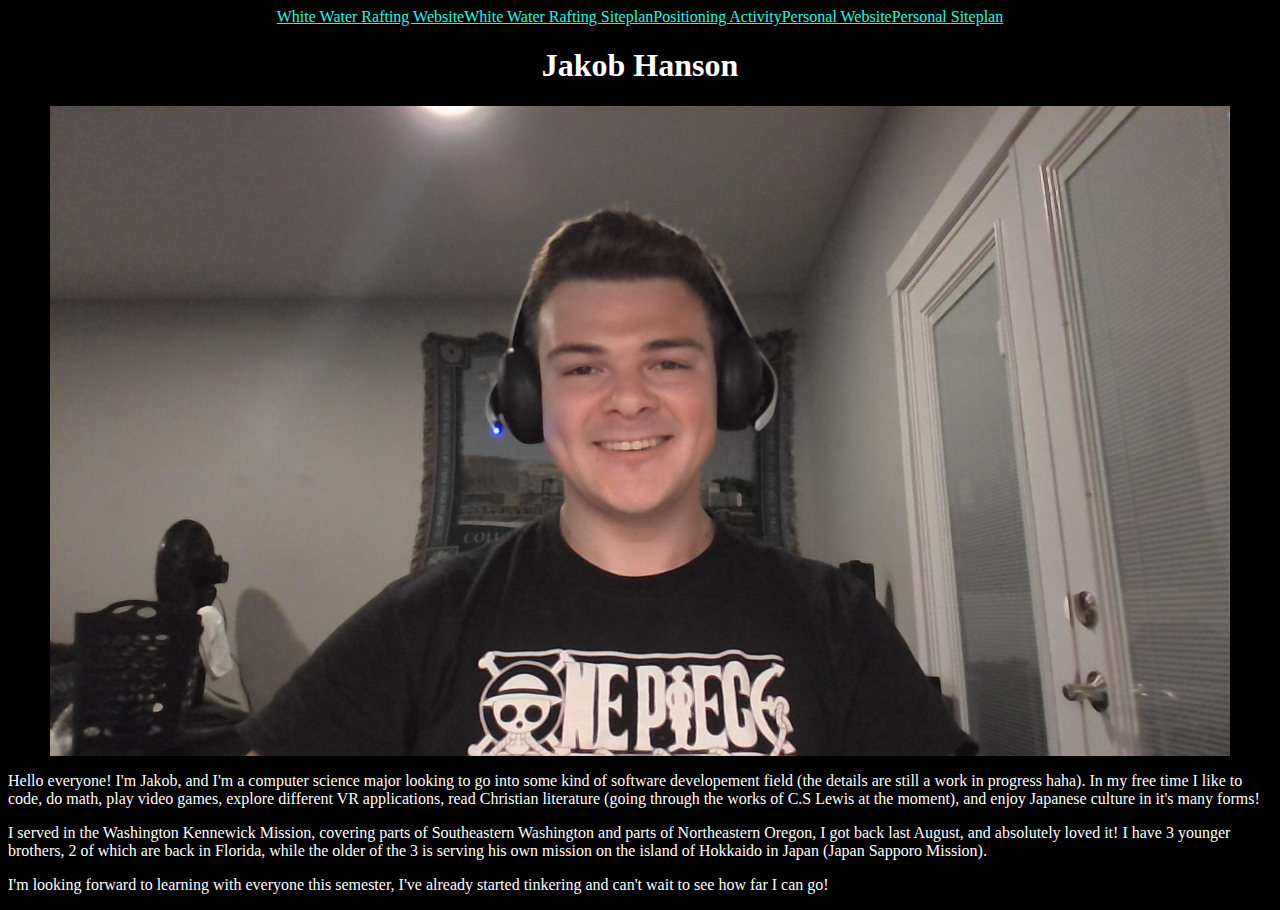
<file: aboutme/index.html>
<!DOCTYPE html>
<html lang="en">
<head>
    <meta charset="UTF-8">
    <meta name="viewport" content="width=device-width, initial-scale=1.0">
    <title>Jakob Hanson | WDD130 | Home</title>
    <link rel = "stylesheet" href = "styles/homeStyle.css"/>

    <style>
        a:link {
          color: #17fde4;
          background-color: transparent;
          text-decoration: underline;
        }
        /* a:visited {
          color: #17fde4;
          background-color: transparent;
          text-decoration: none;
        }
        a:hover {
          color: green;
          background-color: transparent;
          text-decoration: underline;
        }
        a:active {
          color: yellow;
          background-color: transparent;
          text-decoration: underline;
        } */
    </style>
</head>
<body>
    <nav style="display: flex; flex-direction: row; align-items: center; justify-content: center;">
        <a href="wwr/index.html">White Water Rafting Website</a>
        <a href="wwr/site-plan-rafting.html">White Water Rafting Siteplan</a>
        <a href="positioning.html">Positioning Activity</a>
        <a href="#">Personal Website</a>
        <a href="#">Personal Siteplan</a>
    </nav>
    <h1 style="display: flex; flex-direction: row; align-items: center; justify-content: center;">Jakob Hanson</h1>
    <div style="display: flex; flex-direction: row; align-items: center; justify-content: center;">
        <img src = "images/GTK_Pic.jpg" alt="Image of me" width= "1180px" height = "650px">
    </div>
    <p>Hello everyone! I'm Jakob, and I'm a computer science major looking to go into some kind of software developement field (the details are still a work in progress haha). In my free time I like to code, do math, play video games, explore different VR applications, read Christian literature (going through the works of C.S Lewis at the moment), and enjoy Japanese culture in it's many forms!</p>
    <p>I served in the Washington Kennewick Mission, covering parts of Southeastern Washington and parts of Northeastern Oregon, I got back last August, and absolutely loved it! I have 3 younger brothers, 2 of which are back in Florida, while the older of the 3 is serving his own mission on the island of Hokkaido in Japan (Japan Sapporo Mission).</p>
    <p>I'm looking forward to learning with everyone this semester, I've already started tinkering and can't wait to see how far I can go!</p>
</body>
</html>
</file>
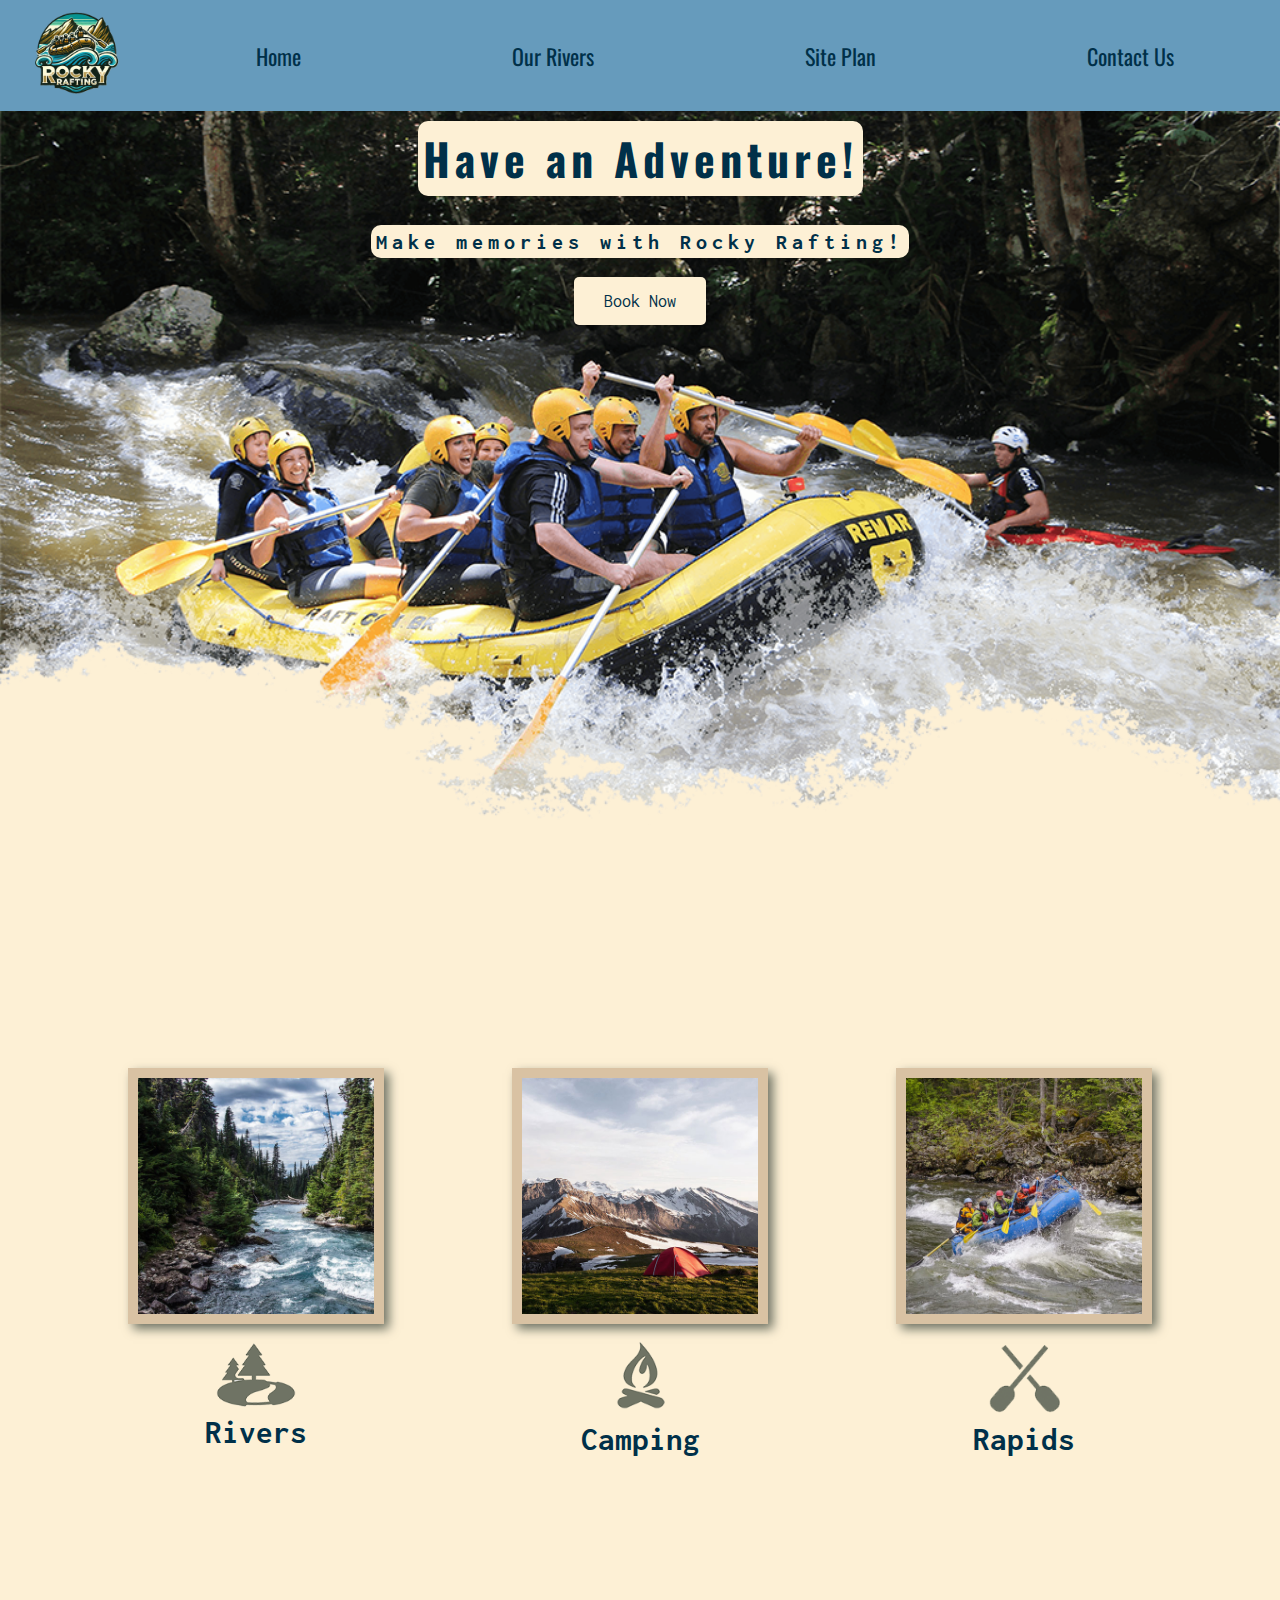
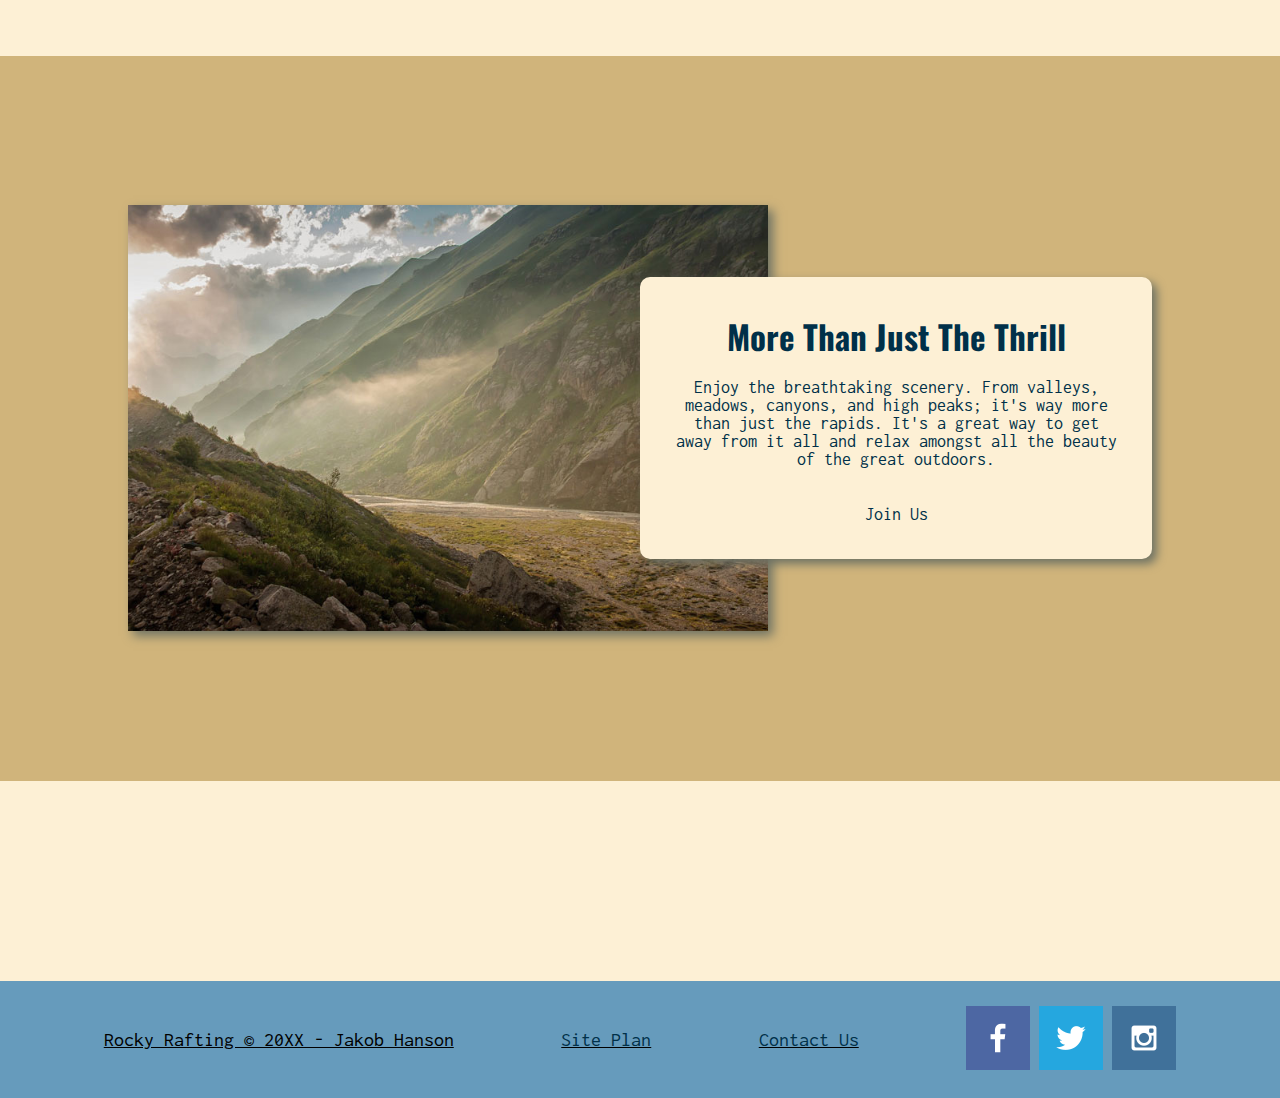
<file: wwr/index.html>
<!DOCTYPE html>
<html lang="en">
<head>
    <meta charset="UTF-8">
    <meta name="viewport" content="width=device-width, initial-scale=1.0">
    <title>Our Rivers</title>

    <link rel="stylesheet" href="styles/style.css">
</head>
<body>
    <div id="content">
        <header>
            <a id="logo_link" href="index.html">
                <img class="logo" src="images/Rocky-Rafting-logo.png" alt="Rocky Rafting Logo" style="height: 100px; width: 100px;">
            </a>
            <nav>
                <a href="index.html">Home</a>
                <a href="rivers.html">Our Rivers</a>
                <a href="site-plan-rafting.html">Site Plan</a>
                <a href="contactus.html">Contact Us</a>
            </nav>
        </header>
        <div id="hero">
            <div id="hero-box">
                <img id="hero-img" src="images/hero.png" alt="People enjoying Rafting">
            </div>
            <section id="hero-msg">
                <h1 class="home-title">Have an Adventure!</h1>
                <h4>Make memories with Rocky Rafting!</h4>
                <div class="button-box">
                    <a class="book" href="contactus.html">Book Now</a>
                </div>
            </section>
        </div>
        <main class="home-grid">
            <section class="rivers-card">
                <img class="card-img" src="images/rivers.jpg" alt="River in a forest">
                <img class="icon" src="images/river_icon.png" alt="River icon">
                <h2>Rivers</h2>
            </section>
            <section class="camping-card">
                <img class="card-img" src="images/camping.jpg" alt="Tent in the mountains">
                <img class="icon" src="images/fire_icon.png" alt="fire icon">
                <h2>Camping</h2>
            </section>
            <section class="rapids-card">
                <img class="card-img" src="images/rapids.jpg" alt="Rafting boat">
                <img class="icon" src="images/oars.png" alt="oars icon">
                <h2>Rapids</h2>
            </section>
            <div id="background"></div>
            <img class="mountains" src="images/mountains.jpg" alt="Misty mountains">
            <section class="msg">
                <h2>More Than Just The Thrill</h2>
                <p>Enjoy the breathtaking scenery. From valleys, meadows, canyons, and high peaks; it's way more than just the rapids. It's a great way to get away from it all and relax amongst all the beauty of the great outdoors.</p>
                <a class="join" href="rivers.html">Join Us</a>
            </section>
        </main>
        <footer>
            <p>Rocky Rafting &copy; 20XX - Jakob Hanson</p>
            <p><a href="site-plan-rafting.html">Site Plan</a></p>
            <p><a href="contactus.html">Contact Us</a></p>
            <div class="social">
                <a href="https://facebook.com" target="_blank">
                    <img src="images/facebook.png" alt="fb icon">
                </a>
                <a href="https://twitter.com" target="_blank">
                    <img src="images/twitter.png" alt="twitter icon">
                </a>
                <a href="https://instagram.com" target="_blank">
                    <img src="images/instagram.png" alt="instagram icon">
                </a>
            </div>
        </footer>
    </div>
</body>
</html>
</file>
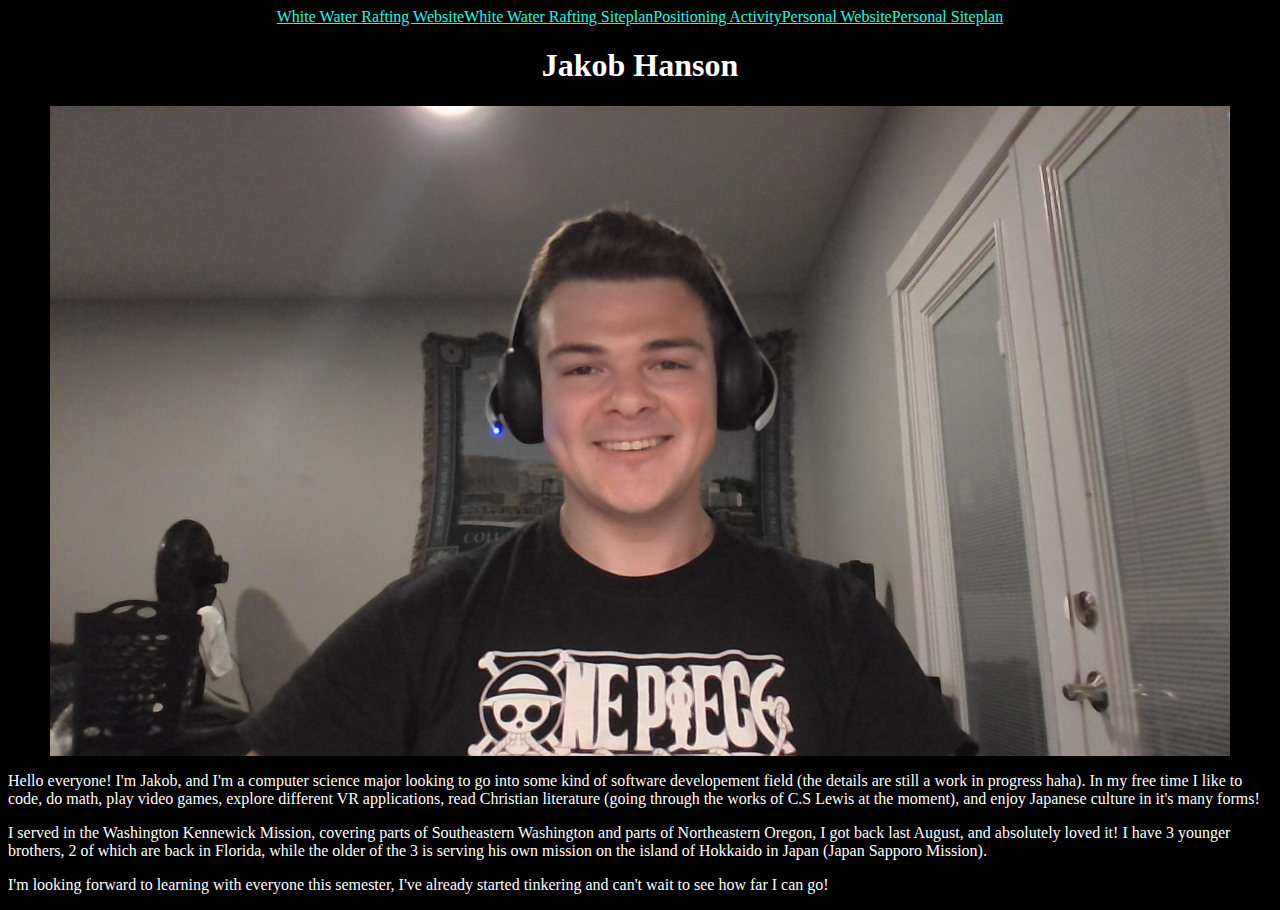
<file: aboutme/wdd_home.html>
<!DOCTYPE html>
<html lang="en">
<head>
    <meta charset="UTF-8">
    <meta name="viewport" content="width=device-width, initial-scale=1.0">
    <title>Jakob Hanson | WDD130 | Home</title>
    <link rel = "stylesheet" href = "homeStyle.css"/>

    <style>
        a:link {
          color: #17fde4;
          background-color: transparent;
          text-decoration: underline;
        }
        /* a:visited {
          color: #17fde4;
          background-color: transparent;
          text-decoration: none;
        }
        a:hover {
          color: green;
          background-color: transparent;
          text-decoration: underline;
        }
        a:active {
          color: yellow;
          background-color: transparent;
          text-decoration: underline;
        } */
    </style>
</head>
<body>
    <nav style="display: flex; flex-direction: row; align-items: center; justify-content: center;">
        <a href="wwr/index.html">White Water Rafting Website</a>
        <a href="wwr/site-plan-rafting.html">White Water Rafting Siteplan</a>
        <a href="positioning.html">Positioning Activity</a>
        <a href="#">Personal Website</a>
        <a href="#">Personal Siteplan</a>
    </nav>
    <h1 style="display: flex; flex-direction: row; align-items: center; justify-content: center;">Jakob Hanson</h1>
    <div style="display: flex; flex-direction: row; align-items: center; justify-content: center;">
        <img src = "GTK_Pic.jpg" alt="Image of me" width= "1180px" height = "650px">
    </div>
    <p>Hello everyone! I'm Jakob, and I'm a computer science major looking to go into some kind of software developement field (the details are still a work in progress haha). In my free time I like to code, do math, play video games, explore different VR applications, read Christian literature (going through the works of C.S Lewis at the moment), and enjoy Japanese culture in it's many forms!</p>
    <p>I served in the Washington Kennewick Mission, covering parts of Southeastern Washington and parts of Northeastern Oregon, I got back last August, and absolutely loved it! I have 3 younger brothers, 2 of which are back in Florida, while the older of the 3 is serving his own mission on the island of Hokkaido in Japan (Japan Sapporo Mission).</p>
    <p>I'm looking forward to learning with everyone this semester, I've already started tinkering and can't wait to see how far I can go!</p>
</body>
</html>
</file>
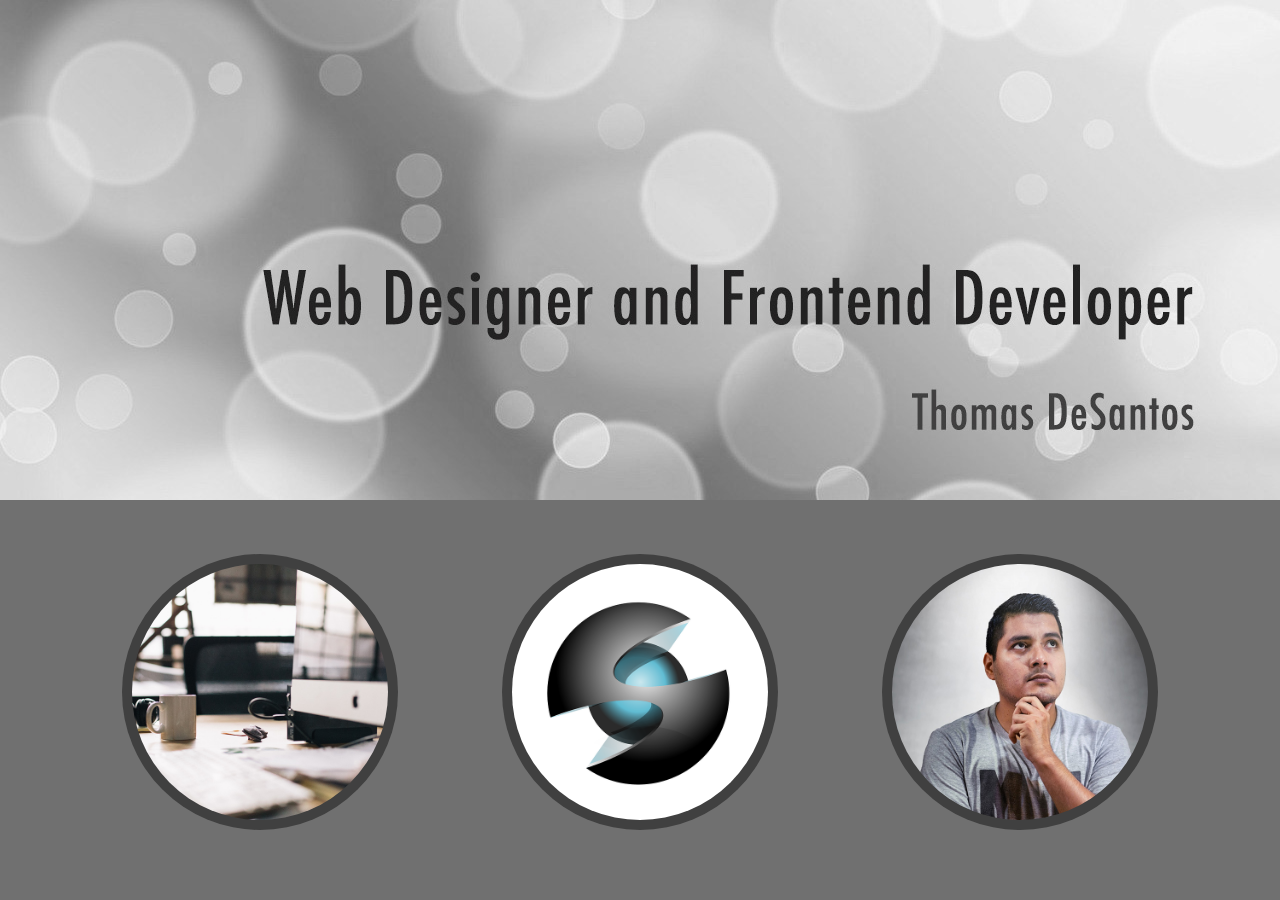
<file: ice/w05_ice.html>
<!DOCTYPE html>
<html lang="en">
<head>
    <meta charset="UTF-8">
    <meta name="viewport" content="width=device-width, initial-scale=1.0">
    <title>W05 Ice Challenge</title>

    <link rel = "stylesheet" href = "styles/w05_style.css">
</head>
<body>
    <main>
        <section>
            <img class="banner" src="images/w05_circles.jpg" alt="circles banner">
        </section>
        <section class="bottom">
            <img class="circle_image" src="images/w05_ice_image_desk.jpg">
            <img class="circle_image" src="images/w05_ice_image_graphic.png">
            <img class="circle_image" src="images/w05_ice_image_person.jpg">
        </section>
    </main>
</body>
</html>
</file>
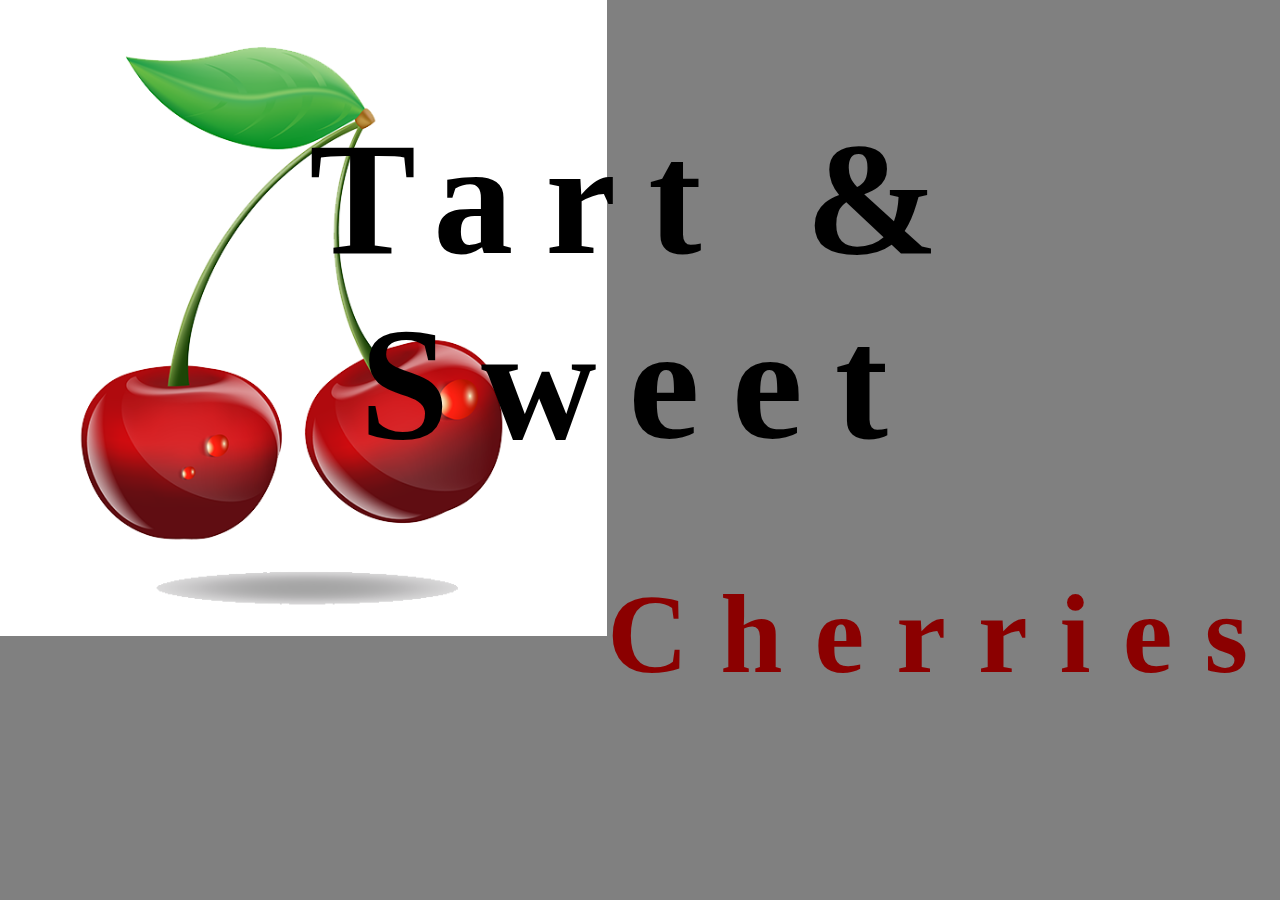
<file: ice/w06_ice.html>
<!DOCTYPE html>
<html lang="en">
<head>
    <meta charset="UTF-8">
    <meta name="viewport" content="width=device-width, initial-scale=1.0">
    <title>Document</title>

    <link rel = "stylesheet" href = "styles/w06_style.css">
</head>
<body>
    <div class="grid">
        <img src="images/w06_cherries.png">
        <h1>Tart & Sweet</h1>
        <h2>Cherries</h2>
    </div>
</body>
</html>
</file>
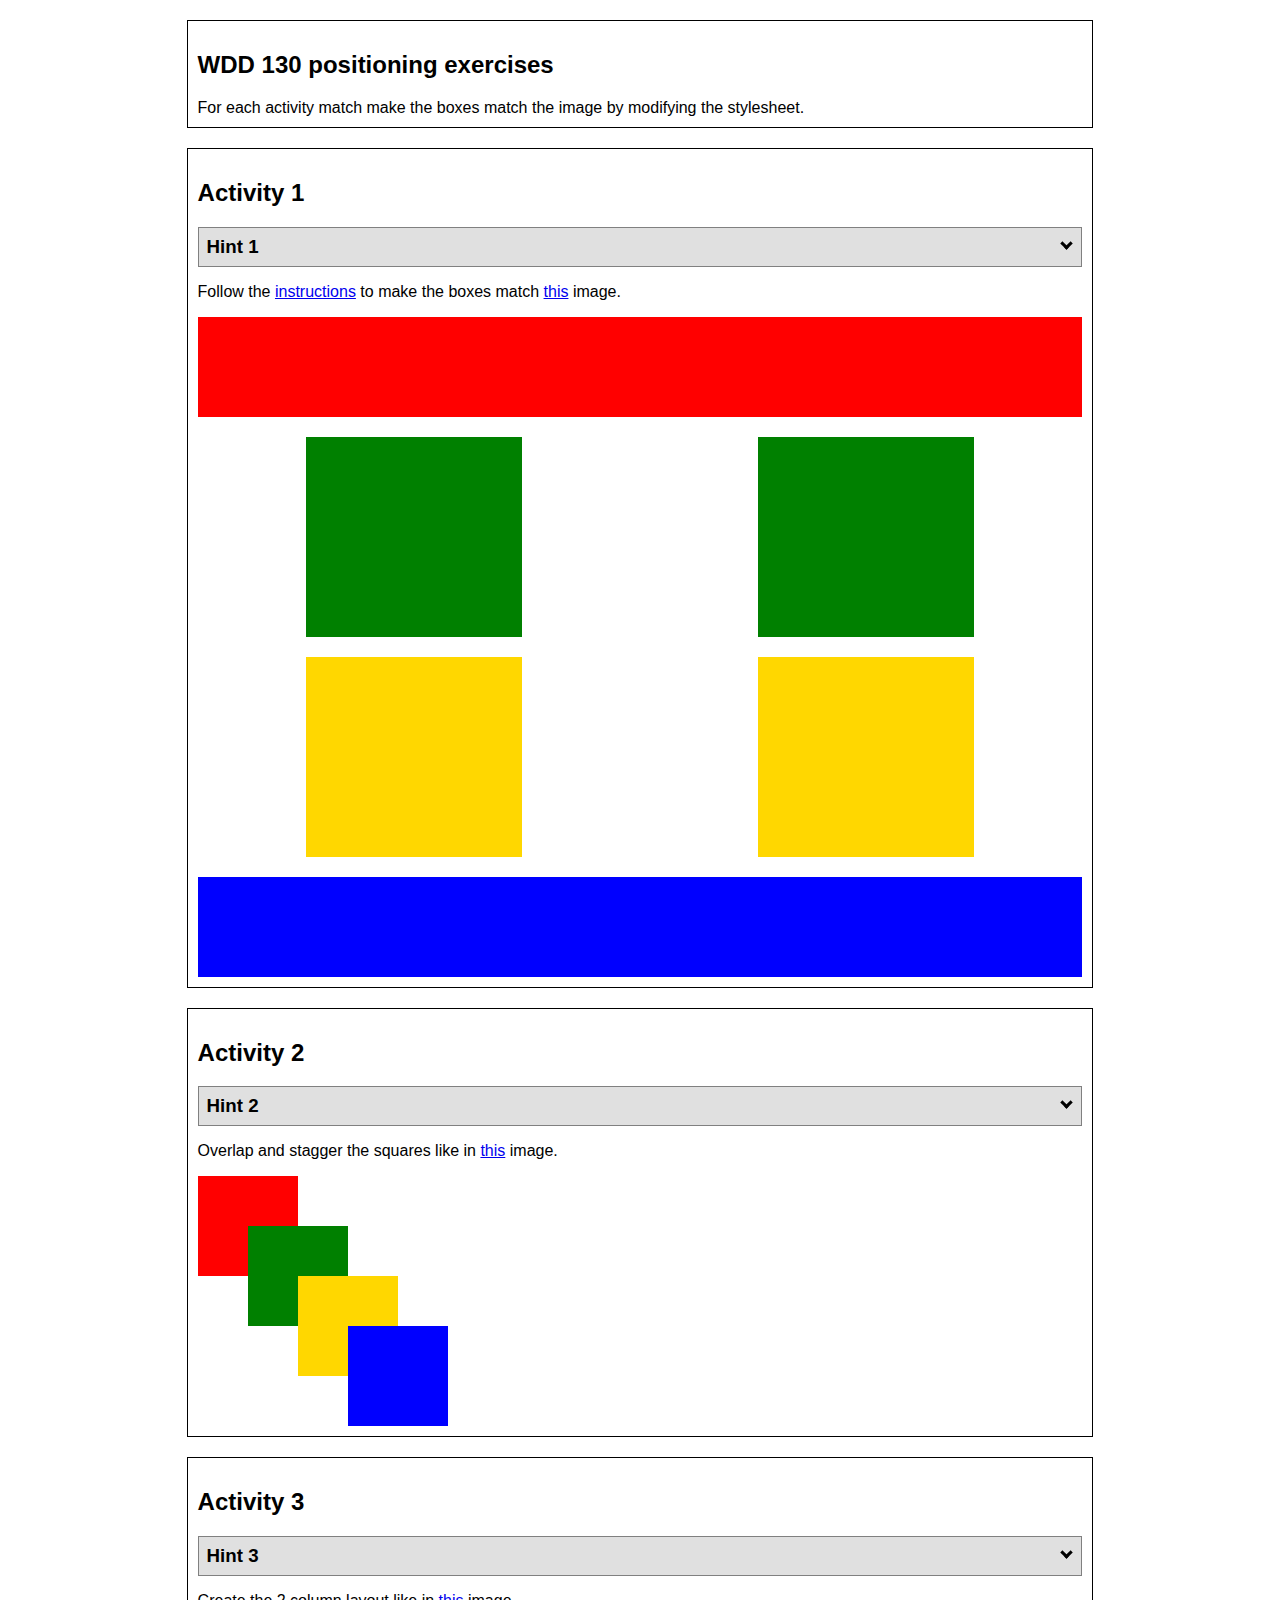
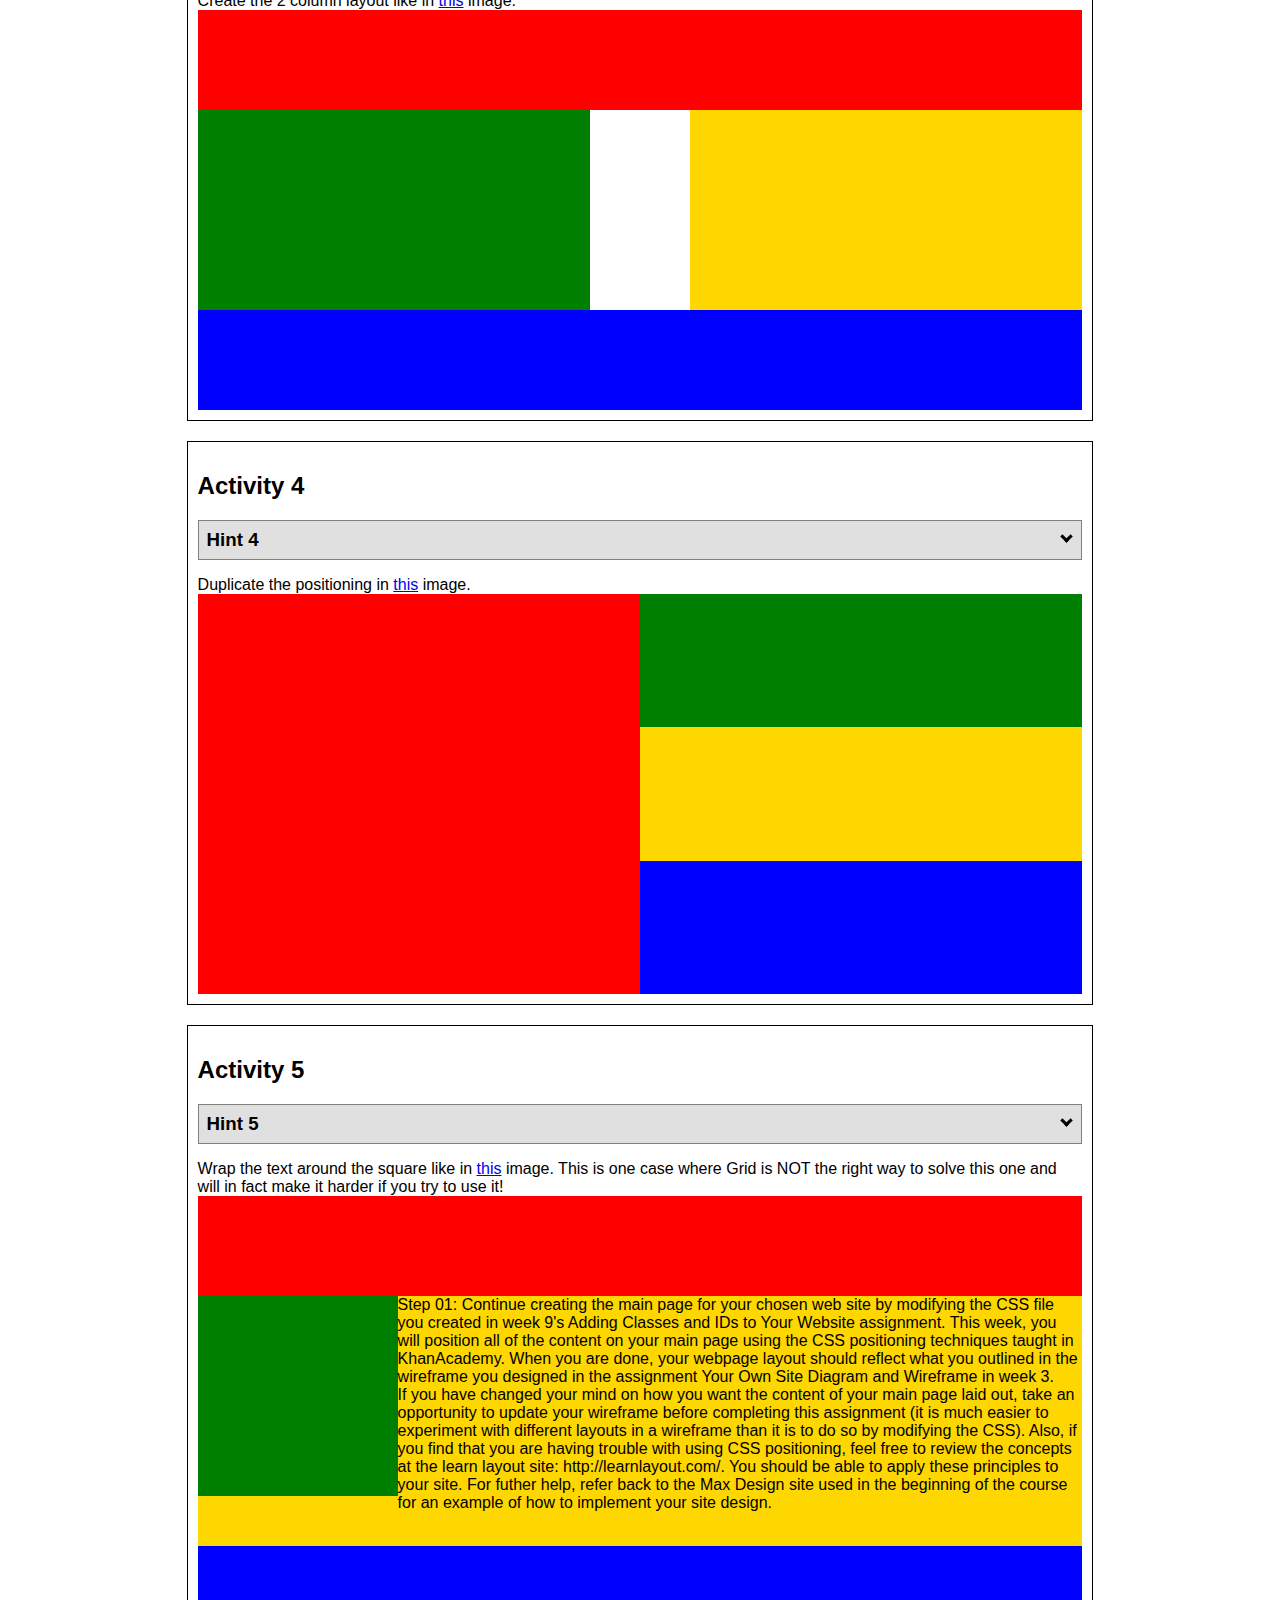
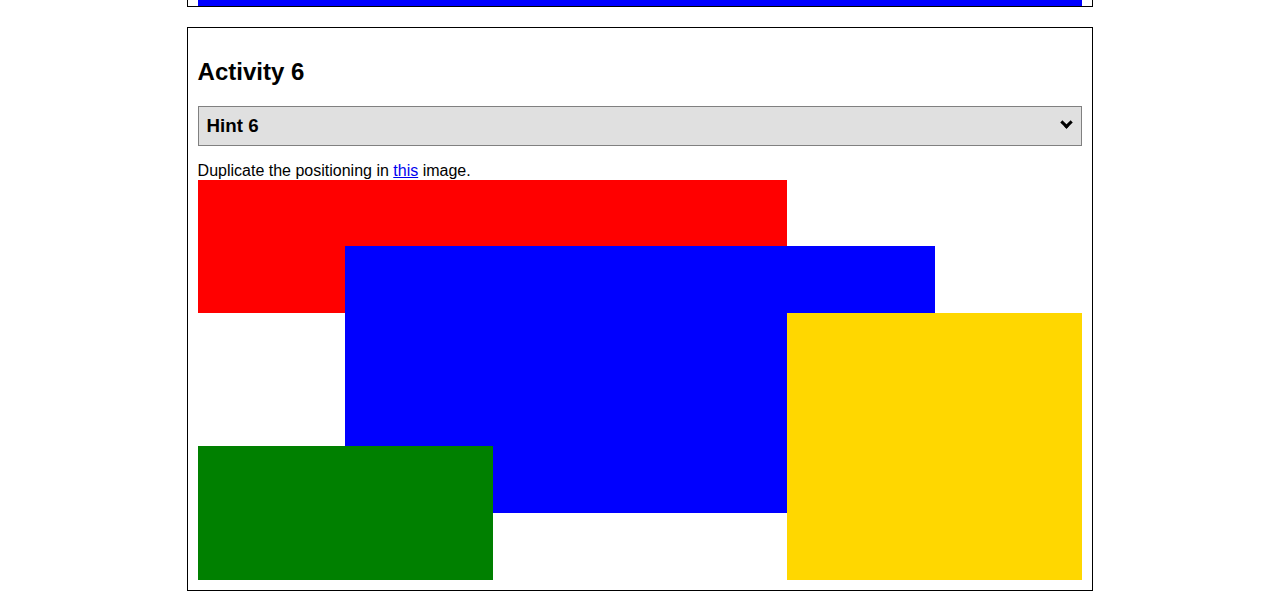
<file: positioning/positioning.html>
<!DOCTYPE html>
<html lang="en">
  <head>
    <!-- HTML - Name: positioning.html -->
    <title>Positioning Activity</title>
    <link rel="stylesheet" type="text/css" href="positionstyles.css" />
  </head>
  <body>
    <div class="activity">
      <h2>WDD 130 positioning exercises</h2>
      For each activity match make the boxes match the image by modifying the stylesheet.</div>
    <div class="activity">
      <h2>Activity 1</h2>
      <section class="hint"><input type="checkbox" ><i></i> <h3>Hint 1</h3><div><p>Check out the <a href="https://byui-wdd.github.io/wdd130/activities/w06-css-positioning.html" target="_blank">activity instructions</a> in Ilearn!</p></div></section>
      <p>Follow the <a href="https://byui-wdd.github.io/wdd130/activities/w06-css-positioning.html" target="_blank">instructions</a> to make the boxes match  <a href="https://byui-wdd.github.io/wdd130/images/example1.png" target="_blank">this</a> image.</p>
      <div class="content1" >
        <div class="red1" ></div>
        <div class="green1" ></div>
        <div class="green1" ></div>
        <div class="yellow1"></div>
        <div class="yellow1"></div>
        <div class="blue1"></div>
      </div>
    </div>
    <div class="activity">
      <h2>Activity 2</h2>
      <section class="hint"><input type="checkbox" > <h3>Hint 2</h3><i></i><div>
      <ul>
      <li>grid-template-columns: 50px 50px 50px 50px 50px </li></ul></div></section>
      <p>Overlap and stagger the squares like in <a href="https://byui-wdd.github.io/wdd130/images/example2.png" target="_blank">this</a> image.</p>
      <div class="content2" >
        <div class="red2" ></div>
        <div class="green2" ></div>
        <div class="yellow2"></div>
        <div class="blue2"></div>
      </div>
    </div>
    <div class="activity">
      <h2>Activity 3</h2>
      <section class="hint"><input type="checkbox" > <h3>Hint 3</h3><i></i><div><p>This one is going to be best solved with CSS Grid. Remember to make the boxes the right width first...then start moving them around. </p><h4>Properties used:</h4><ul><li>display:grid;</li><li>grid-template-columns:</li><li>grid-column-gap:</li>
        <li>grid-column:</li>  </ul></div></section>
      Create the 2 column layout like in <a href="https://byui-wdd.github.io/wdd130/images/example3.png" target="_blank">this</a>  image.
      <div class="content3" >
        <div class="red3" ></div>
        <div class="green3" ></div>
        <div class="yellow3"></div>
        <div class="blue3"></div>
      </div>
    </div>
    <div class="activity">
      <h2>Activity 4</h2>
      <section class="hint"><input type="checkbox" > <h3>Hint 4</h3><i></i><div><p>For the others we have been primarily concerned with width. For this one you will need to adjust height as well. </p><h4>Properties used:</h4><ul><li>display:grid;</li><li>grid-template-columns:</li><li>grid-row:</li></ul></div></section>
      Duplicate the positioning in <a href="https://byui-wdd.github.io/wdd130/images/example4.png" target="_blank">this</a> image. 
      <div class="content4" >
        <div class="red4" ></div>
        <div class="green4" ></div>
        <div class="yellow4"></div>
        <div class="blue4"></div>
      </div>
    </div>

    <div class="activity">
      <h2>Activity 5</h2>
      <section class="hint"><input type="checkbox" > <h3>Hint 5</h3><i></i><div><p>Grid is <strong>not</strong> the right way to do this.  In fact there is only one way to really do that...and that is with float. Remember that we float the thing we want the text to wrap around.  Also remember to start by making all the shapes the right size and shape.</p><h4>Properties used:</h4><ul><li>float: left;</li></ul></div></section>
      Wrap the text around the square like in <a href="https://byui-wdd.github.io/wdd130/images/example5.png" target="_blank">this</a> image. This is one case where Grid is NOT the right way to solve this one and will in fact make it harder if you try to use it!
      <div class="content5" >
        <div class="red5" ></div>
        <div class="green5" ></div>
        <div class="yellow5">Step 01: Continue creating the main page for your chosen web site by modifying the CSS file you created in week 9's Adding Classes and IDs to Your Website assignment. This week, you will position all of the content on your main page using the CSS positioning techniques taught in KhanAcademy. When you are done, your webpage layout should reflect what you outlined in the wireframe you designed in the assignment Your Own Site Diagram and Wireframe in week 3. <br />
          If you have changed your mind on how you want the content of your main page laid out, take an opportunity to update your wireframe before completing this assignment (it is much easier to experiment with different layouts in a wireframe than it is to do so by modifying the CSS). Also, if you find that you are having trouble with using CSS positioning, feel free to review the concepts at the learn layout site: http://learnlayout.com/. You should be able to apply these principles to your site. For futher help, refer back to the Max Design site used in the beginning of the course for an example of how to implement your site design.</div>
        <div class="blue5"></div>
      </div>
    </div>
    <div class="activity">
      <h2>Activity 6</h2>
      <section class="hint"><input type="checkbox" > <h3>Hint 6</h3><i></i><div><p>This one is all about visualizing the grid behind the layout. If you are having a hard time doing that first: all the sizes are even multiples of 100, and second here is another example with the lines drawn: <a href="https://byui-wdd.github.io/wdd130/images/example6-hint.png" target="_blank">example 6 with lines</a>. For this one you will find it easiest if you use px for the column width. You can also use <kbd>z-index</kbd> to control the element layering.    </p><h4>Properties used:</h4><ul><li>display:grid;</li><li>grid-template-columns:</li><li>grid-column:</li><li>grid-row:</li><li><a href="https://www.w3schools.com/cssref/pr_pos_z-index.asp" target="_blank">z-index:</a></li></ul></div></section>
      Duplicate the positioning in <a href="https://byui-wdd.github.io/wdd130/images/example6.png" target="_blank">this</a> image.
      <div class="content6" >
        <div class="red6" ></div>
        <div class="green6" ></div>
        <div class="yellow6"></div>
        <div class="blue6"></div>
      </div>
    </div>
  </body>
</html>
</file>
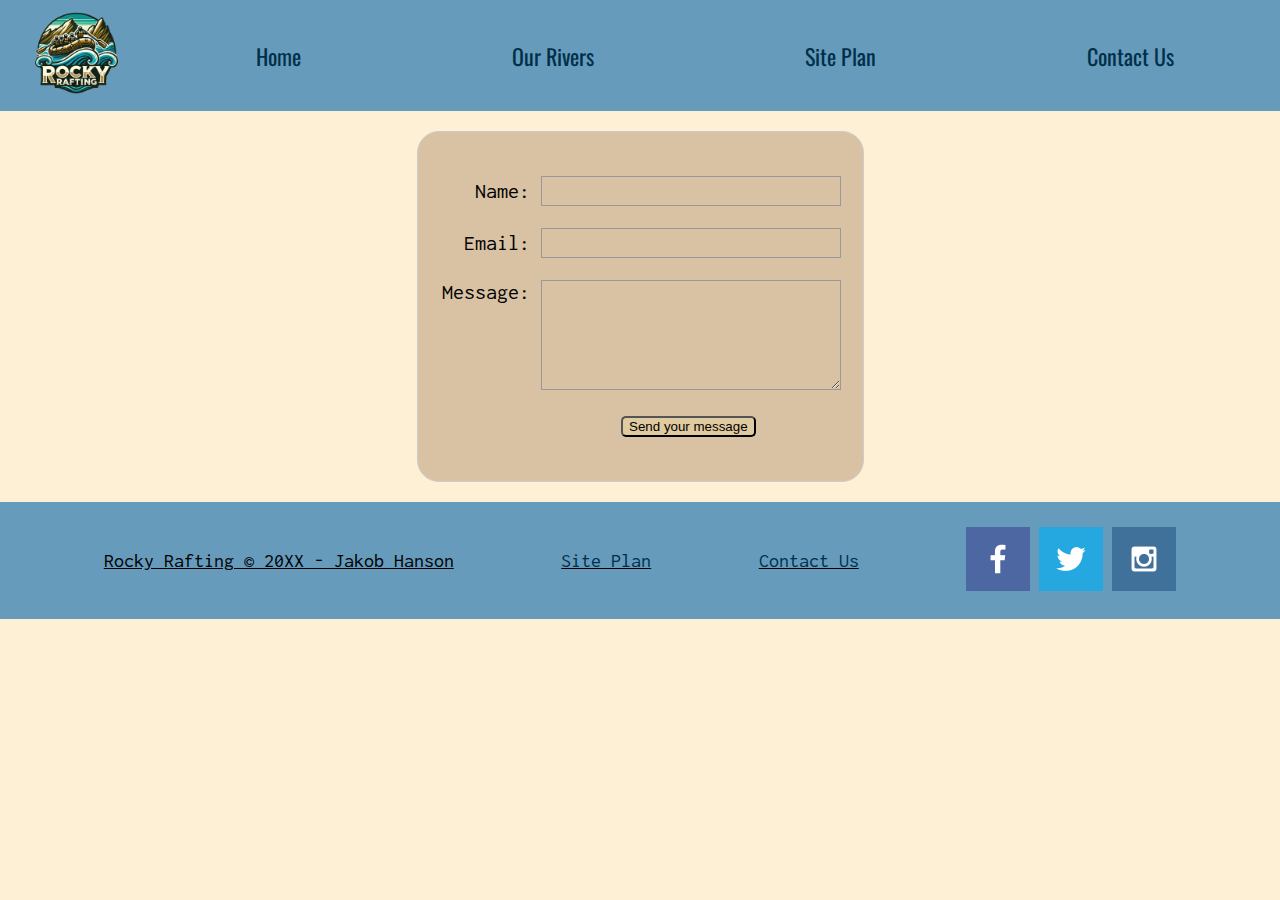
<file: wwr/contactus.html>
<!DOCTYPE html>
<html lang="en">
<head>
    <meta charset="UTF-8">
    <meta name="viewport" content="width=device-width, initial-scale=1.0">
    <title>Rocky Rafting | Contact Us</title>

    <link rel="stylesheet" href="styles/style.css">
</head>
<body>
    <div id="content">
        <header>
            <a id="logo_link" href="index.html">
                <img class="logo" src="images/Rocky-Rafting-logo.png" alt="Rocky Rafting Logo" style="height: 100px; width: 100px;">
            </a>
            <nav>
                <a href="index.html">Home</a>
                <a href="rivers.html">Our Rivers</a>
                <a href="site-plan-rafting.html">Site Plan</a>
                <a href="contactus.html">Contact Us</a>
            </nav>
        </header>
        <main>
            <style>
                body {
                    /* Center the form on the page */
                    text-align: center;
                }

                form {
                    display: inline-block;
                    /* Form outline */
                    padding: 1em;
                    border: 1px solid #ccc;
                    border-radius: 1em;
                }

                p + p {
                    margin-top: 1em;
                }

                label {
                    /* Uniform size & alignment */
                    display: inline-block;
                    min-width: 90px;
                    text-align: right;
                }

                input, textarea {
                    /* To make sure that all text fields have the same font settings
                        By default, text areas have a monospace font */
                    font: 1em sans-serif;
                    /* Uniform text field size */
                    width: 300px;
                    box-sizing: border-box;
                    /* Match form field borders */
                    border: 1px solid #999;
                }

                input:focus, textarea:focus {
                    /* Set the outline width and style */
                    outline-style: solid;
                    /* To give a little highlight on active elements */
                    outline-color: #000;
                }

                textarea {
                    /* Align multiline text fields with their labels */
                    vertical-align: top;
                    /* Provide space to type some text */
                    height: 5em;
                }

                .button {
                    /* Align buttons with the text fields */
                    padding-left: 90px; /* same size as the label elements */
                }

                button {
                    /* This extra margin represent roughly the same space as the space
                        between the labels and their text fields */
                    margin-left: 0.5em;
                    background-color: #e0ca9f;
                    border-radius: 5px;
                }
                #feedback {
                    background-color: antiquewhite;
                    position: absolute;
                    top: 0;
                    left: 0;
                    right: 0;
                    padding: .5em;
                    /* make this element invisible until we are ready for it */
                    display: none;
                }
                .moveDown {
                    margin-top: 3em;
                }
            </style>
            <div id="feedback"></div>
            <form action="/my-handling-form-page" method="post">
                <p>
                    <label for="name">Name:</label>
                    <input type="text" id="name" name="user_name" />
                </p>
                <p>
                    <label for="mail">Email:</label>
                    <input type="email" id="mail" name="user_email" />
                </p>
                <p>
                    <label for="msg">Message:</label>
                    <textarea id="msg" name="user_message"></textarea>
                </p>
                <p class="button">
                    <button type="submit">Send your message</button>
                </p>
            </form>
        </main>
        <footer style="margin-top: 20px;">
            <p>Rocky Rafting &copy; 20XX - Jakob Hanson</p>
            <p><a href="site-plan-rafting.html">Site Plan</a></p>
            <p><a href="contactus.html">Contact Us</a></p>
            <div class="social">
                <a href="https://facebook.com" target="_blank">
                    <img src="images/facebook.png" alt="fb icon">
                </a>
                <a href="https://twitter.com" target="_blank">
                    <img src="images/twitter.png" alt="twitter icon">
                </a>
                <a href="https://instagram.com" target="_blank">
                    <img src="images/instagram.png" alt="instagram icon">
                </a>
            </div>
        </footer>
    </div>
    <script>
        // get the feedback div element so we can do something with it.
        const feedbackElement = document.getElementById('feedback');
        // get the form so we can read what was entered in it.
        const formElement = document.forms[0];
        // add a 'listener' to wait for a submission of our form. When that happens run the code below.
        formElement.addEventListener('submit', function(e) {
            // stop the form from doing the default action.
            e.preventDefault();
            // set the contents of our feedback element to a message letting the user know the form was submitted successfully. Notice that we pull the name that was entered in the form to personalize the message!
            feedbackElement.innerHTML = 'Hello '+ formElement.user_name.value +'! Thank you for your message. We will get back with you as soon as possible!';
            // make the feedback element visible.
            feedbackElement.style.display = "block";
            // add a class to move everything down so our message doesn't cover it.
            document.body.classList.toggle('moveDown');
        });
    </script>
</body>
</html>
</file>
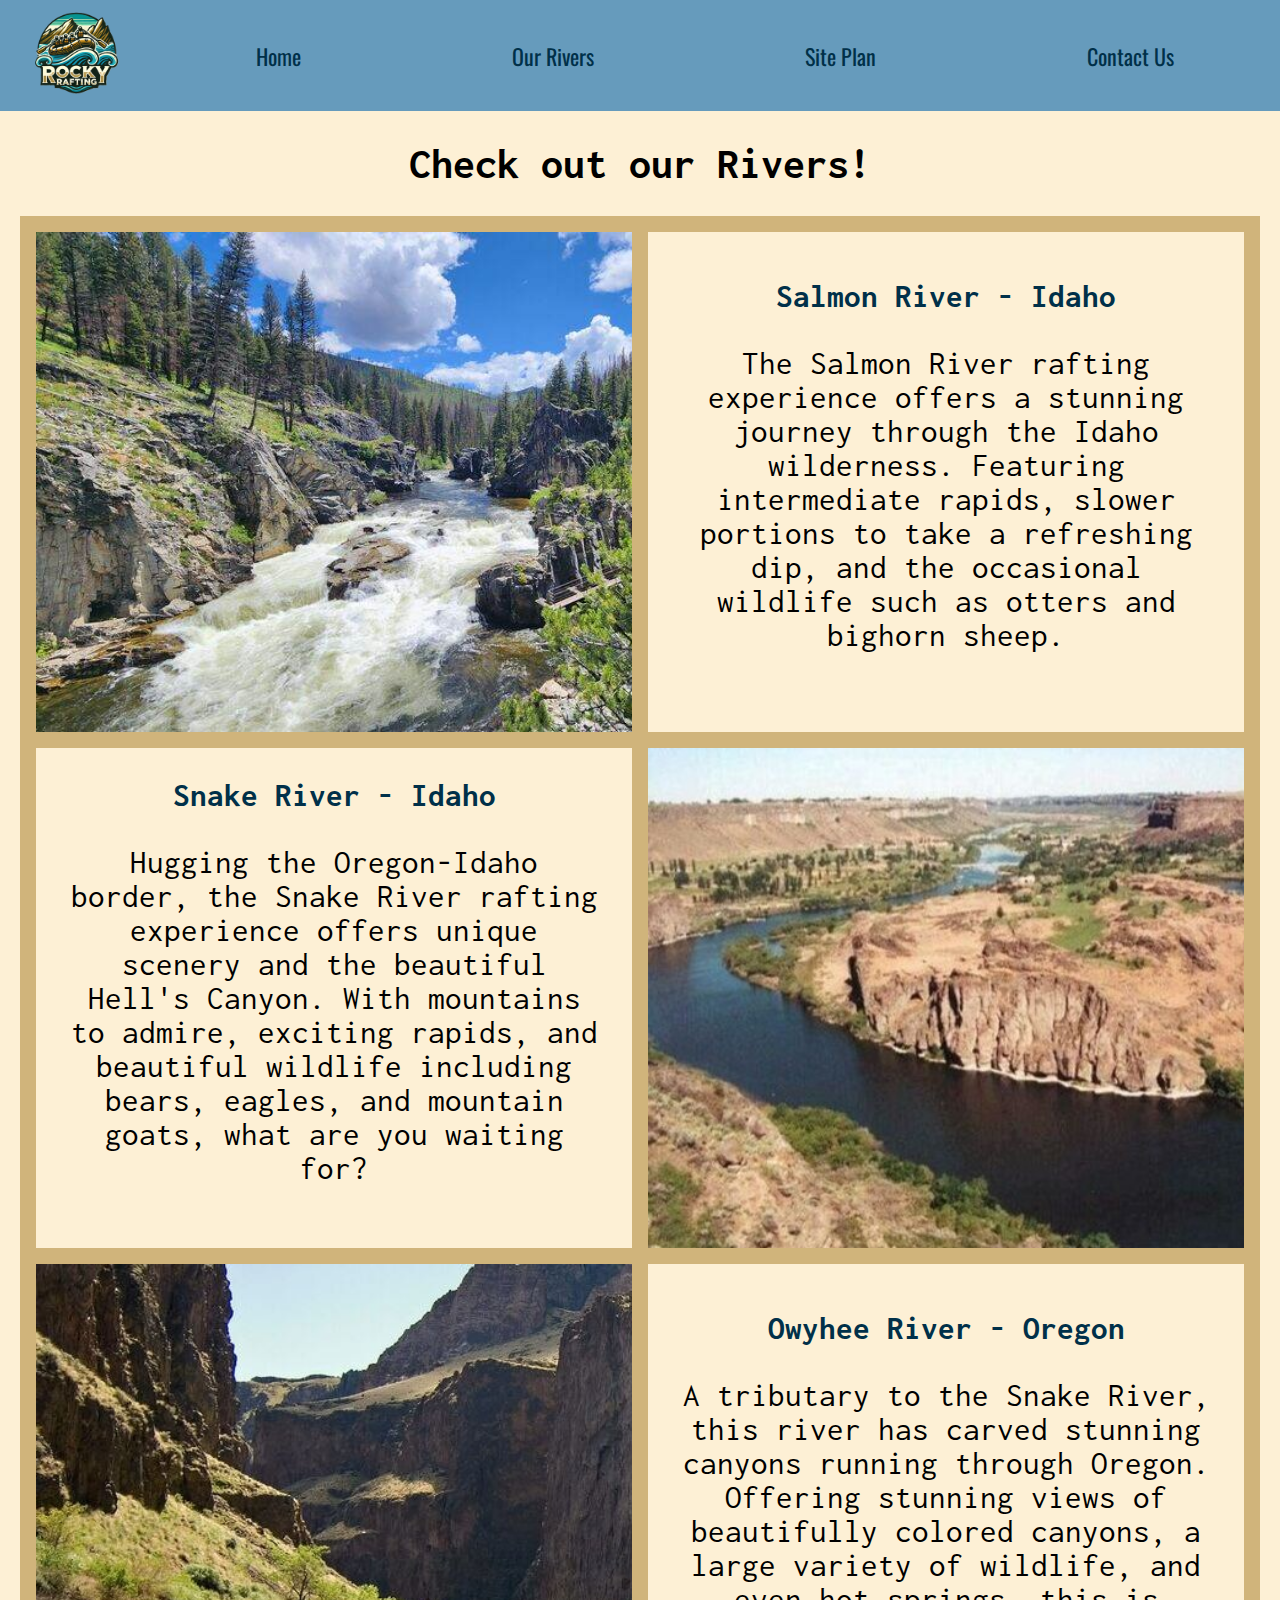
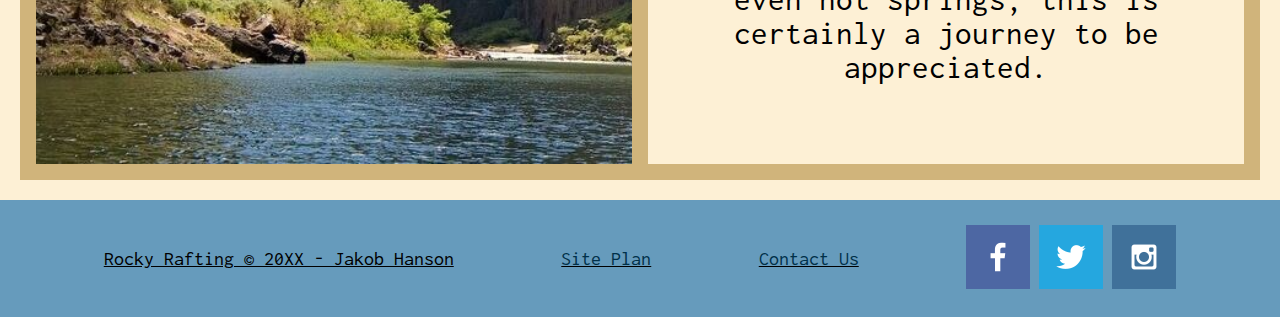
<file: wwr/rivers.html>
<!DOCTYPE html>
<html lang="en">
<head>
    <meta charset="UTF-8">
    <meta name="viewport" content="width=device-width, initial-scale=1.0">
    <title>Rocky Rafting | Rivers</title>

    <link rel="stylesheet" href="styles/style.css">
</head>
<body>
    <div id="content">
        <header>
            <a id="logo_link" href="index.html">
                <img class="logo" src="images/Rocky-Rafting-logo.png" alt="Rocky Rafting Logo" style="height: 100px; width: 100px;">
            </a>
            <nav>
                <a href="index.html">Home</a>
                <a href="rivers.html">Our Rivers</a>
                <a href="site-plan-rafting.html">Site Plan</a>
                <a href="contactus.html">Contact Us</a>
            </nav>
        </header>
        <div>
            <h1>Check out our Rivers!</h1>
        </div>
        <main class="rivers-grid">
            <div id="salmon-img">
                <img src="images/salmon_river.jpg" alt="Image of the Salmon River">
            </div>
            <div id="salmon-text">
                <h2>Salmon River - Idaho</h2>
                <p>The Salmon River rafting experience offers a stunning journey through the Idaho wilderness. Featuring intermediate rapids, slower portions to take a refreshing dip, and the occasional wildlife such as otters and bighorn sheep.</p>
            </div>
            <div id="snake-img">
                <img src="images/snake_river.jpg" alt="Image of the Snake River">
            </div>
            <div id="snake-text">
                <h2>Snake River - Idaho</h2>
                <p>Hugging the Oregon-Idaho border, the Snake River rafting experience offers unique scenery and the beautiful Hell's Canyon. With mountains to admire, exciting rapids, and beautiful wildlife including bears, eagles, and mountain goats, what are you waiting for?</p>
            </div>
            <div id="owyhee-img">
                <img src="images/owyhee_river.jpg" alt="Image of the Owyhee River">
            </div>
            <div id="owyhee-text">
                <h2>Owyhee River - Oregon</h2>
                <p>A tributary to the Snake River, this river has carved stunning canyons running through Oregon. Offering stunning views of beautifully colored canyons, a large variety of wildlife, and even hot springs, this is certainly a journey to be appreciated.</p>
            </div>
        </main>
        <footer style="margin-top: 20px;">
            <p>Rocky Rafting &copy; 20XX - Jakob Hanson</p>
            <p><a href="site-plan-rafting.html">Site Plan</a></p>
            <p><a href="contactus.html">Contact Us</a></p>
            <div class="social">
                <a href="https://facebook.com" target="_blank">
                    <img src="images/facebook.png" alt="fb icon">
                </a>
                <a href="https://twitter.com" target="_blank">
                    <img src="images/twitter.png" alt="twitter icon">
                </a>
                <a href="https://instagram.com" target="_blank">
                    <img src="images/instagram.png" alt="instagram icon">
                </a>
            </div>
        </footer>
    </div>
</body>
</html>
</file>
<file: aboutme/styles/homeStyle.css>
body {
    background-color: black;
    color: white;
}
</file>
<file: wwr/styles/style.css>
@import url('https://fonts.googleapis.com/css2?family=IM+Fell+French+Canon&family=Lato:ital,wght@0,400;0,700;1,400&display=swap');

@import url('https://fonts.googleapis.com/css2?family=Oswald:ital,wght@0,400;0,700;1,400&display=swap');
@import url('https://fonts.googleapis.com/css2?family=Inconsolata&family=Inconsolata:ital,wght@0,400;0,700;1,400&display=swap');
@import url('https://fonts.googleapis.com/css2?family=Archivo+Black&family=Archivo:ital,wght@0,400;0,700;1,400&display=swap');

/* * {
    border: 1px solid red;
} */

body {
    background-color: #FDF0D5;
    
    font-family: Inconsolata, Archivo-Black, sans-serif;
    font-size: 22px;

    margin: 0;
    padding: 0;
}

header {
    display: grid;
    grid-template-columns: 150px auto;

    background-color: #669BBC;
    font-family: "Oswald";
}

main {
    text-align: center;
}
main section img {
    box-sizing: border-box;
}

footer {
    padding: 25px 50px;
    margin-top: 200px;

    display: flex;
    justify-content: space-around;
    align-items: center;

    background-color: #669BBC;

    color: black;
    font-size: 0.75em;
}
footer a {
        color: #003049;
        text-decoration: none;
}
footer p a:hover {
        color: #780000;

        text-decoration: underline;
}
footer p {
        font-size: 1.2em;

        text-decoration: underline;
}
footer.social img {
    padding-top: 15px;
}

section {
    text-align: center;
}

h1 {
    text-align: center;
}

h2 {
    color: #003049;
    margin: 0;
}

h4 {
    text-align: center;
    color: #003049;
}

nav {
    text-align: center;

    display: flex;
    justify-content: space-around;
    align-items: center;
}
nav a {
        padding-inline: 35px;

        text-align: center;
        color: #003049;

        text-decoration: none;
}
nav a:hover {
        color: #780000;
}

form {
    margin-top: 20px;

    background-color: #d9c2a3;
}
form textarea, form input {
    background-color: #d9c2a3;
}

.button-box {
    text-align: center;
}

.book, .join {
    padding: 15px 30px;
    margin-top: 50px;
    background-color: #FDF0D5;

    color: #003049;
    font-size: 18px;

    text-decoration: none;

    border-radius: 5px;
}

.book:hover, .join:hover {
    background-color: #669BBC;
    color: #780000;
}

.msg {
    padding: 35px;
    border-radius: 10px;
    
    background-color: #FDF0D5;
    color: #003049;

    grid-column: 6/10;
    grid-row: 6/7;

    box-shadow: 5px 5px 10px #6f7364;
}
.msg h2 {
    color: #003049;
    font-family: "Oswald";
}
.msg p {
    padding-bottom: 15px;

    color: #003049;
    font-family: Inconsolata, Archivo-Black, sans-serif;
    font-size: .8em;
}

.home-title {
    margin-top: 10px;

    color: #003049;
    font-family: "Oswald";
    font-size: 2em;
}

.home-grid {
    display: grid;
    grid-template-columns: repeat(10,1fr);
}

.logo {
    width: 80px;
}

.icon {
    width: 80px;
    padding-top: 10px;
}

.card-img {
    border: 10px solid #669BBC;

    border: 10px solid #d9c2a3;
    transition: transform .5s;
    box-shadow: 5px 5px 10px #6f7364;
}
.card-img:hover {
    opacity: .6;
    transform: scale(1.1);
}
.card-img, .mountains {
    width: 100%;
}

.mountains {
    grid-column: 2/7;
    grid-row: 5/8;

    box-shadow: 5px 5px 10px #6f7364;
}

.rivers-card, .camping-card, .rapids-card {
    margin: 200px 0;
}
.rivers-card {
    grid-column: 2/4;
    grid-row: 2/3;
}
.camping-card {
    grid-column: 5/7;
    grid-row: 2/3;
}
.rapids-card {
    grid-column: 8/10;
    grid-row: 2/3;
}

#logo_link {
    padding-top: 5px;
    justify-self: center;
    align-self: center;
}

#hero {
    display: grid;
    grid-template-columns: 1fr 3fr 1fr;
    margin-top: -100px;
}

#hero-box {
    grid-column: 1/4;
    grid-row: 1/3;
    z-index: -1;
}

#hero-msg {
    grid-column: 2/3;
    grid-row: 1/2;
    margin-top: 100px;

    
}

#hero-msg h1, #hero-msg h4 {
    justify-self: center;
    text-align: center;
    width: fit-content;
    padding: 5px;

    border-radius: 10px;

    color: #003049;
    letter-spacing: 5px;
    background-color: #FDF0D5;
}

#hero-img {
    width: 100%;
}

#content {
    max-width: 1600px;

    margin: 0 auto;
}

#background {
    height: 725px;

    background-color: #d0b47b;

    grid-column: 1/11;
    grid-row: 4/9;
}

/* Page 2 */

.rivers-grid {
    display: grid;
    grid-template-columns: 1fr 1fr;
    grid-template-rows: 1fr 1fr 1fr;

    margin: 20px;
    border: 8px solid #d0b47b;
}
.rivers-grid div {
    border: 8px solid #d0b47b;

    align-content: center;

    overflow: hidden;
}
/* image elements (for some reason the last image doesn't take up the full height when written as '#owyhee-img img' but it does when just written as '#owyhee-img')*/
#salmon-img img, #snake-img img, #owyhee-img img {
    /* width: 100%; */
    
    height: 100%;
}
/* text elements */
#salmon-text, #snake-text, #owyhee-text {
    margin: 0 auto;
    padding: 30px;
}
#salmon-text p, #snake-text p, #owyhee-text p {
    font-size: 1.5em;
}

#salmon-img {
    grid-column: 1/2;
    grid-row: 1/2;
}
#salmon-text {
    grid-column: 2/3;
}

#snake-img {
    grid-column: 2/3;
    grid-row: 2/3;
}
#snake-text {
    grid-column: 1/2;
}

#owyhee-img {
    grid-column: 1/2;
    grid-row: 3/4;
    
}
#owyhee-text {
    grid-column: 2/3;
}


@media screen and (max-width: 900px) {
    #hero, .home-grid, .rivers-grid {
        display: block;
        height: auto;
    }
    nav, footer {
        flex-direction: column;
    }
    nav a {
        display: block;
        padding: 15px;
    }
    #hero {
        margin-top: 0;
    }
    #hero-msg {
        margin-top: 0;
    }
    #hero-msg h4 {
        display: none;
    }
    #hero-msg h1 {
        color: #6f7364;
    }
    .home-title {
        font-size: 25px;
    }
    .rivers-card, .camping-card, .rapids-card { 
        margin: 50px auto;
        width: 60%;
    }
    #background {
        display: none;
    }
    .mountains, .msg {
        width: 80%;
        display: block;
        margin: 0 auto;
    }
    footer {
        margin-top: 25px;
    }
}
</file>
<file: aboutme/homeStyle.css>
body {
    background-color: black;
    color: white;
}
</file>
<file: ice/styles/w05_style.css>
body {
    margin: 0 0;
    background-color: #707070;
}

main {
    max-width: 100%;
    display: block;
    margin: 0 auto;
}

.banner {
    width: 100%;
}

.bottom {
    text-align: center;
}

.circle_image {
    width: 20%;
    margin: 50px;

    border-radius: 50%;
    padding: 10px;
    background-color: #404040;
}
</file>
<file: ice/styles/w06_style.css>
body {
    margin: 0;

    background-color: gray;
}

img {
    grid-column: 1/2;
    grid-row: 1/4;

    width: 100%;

    background-color: white;
}

h1 {
    grid-column: 1/3;
    grid-row: 1/3;
    
    margin-bottom: 0;

    font-size: 10em;
    text-align: center;

}

h2 {
    grid-column: 2/3;
    grid-row: 3/4;
    
    margin-bottom: 0;
    
    color: darkred;
    font-size: 7em;
    text-align: center;

}


.grid {
    display: grid;
    grid-template-columns: 1fr 1fr;
    grid-template-rows: 1fr 1fr 1fr;

    letter-spacing: 2em;
}
</file>
<file: positioning/positionstyles.css>
/* CSS - Name: "positionstyles.css" */
/* Activity 1 styles */
.content1 {
  /* This is the parent of the activity 1 boxes. */
  display: grid;
  grid-template-columns: 1fr 1fr;
  grid-template-rows: 1fr 2fr 2fr 1fr;

  justify-items: center;
  gap: 20px;
}

.red1 {
  width: 100%;
  height: 100px;
  background-color: red;

  grid-column: 1/3;
  /* grid-row: 1/2; */
}
.green1 {
  width: 50%;
  height: 100%;
  background-color: green;

  /* grid-column: 1/2; */
  grid-row: 2/3;
}
.yellow1 {
  width: 50%;
  height: 100%;
  background-color: gold;
  
  /* grid-row: 3/4; */
}
.blue1 {
  width: 100%;
  height: 100px;
  background-color: blue;

  grid-column: 1/3;
}
/* Activity 2 styles */
.content2 {
  /* This is the parent of the activity 2 boxes. */
}
.red2 {
  width: 100px;
  height: 100px;
  background-color: red;
}
.green2 {
  width: 100px;
  height: 100px;
  background-color: green;

  margin-top: -50px;
  margin-left: 50px;
}
.yellow2 {
  width: 100px;
  height: 100px;
  background-color: gold;
  
  margin-top: -50px;
  margin-left: 100px;
}
.blue2 {
  width: 100px;
  height: 100px;
  background-color: blue;
  
  margin-top: -50px;
  margin-left: 150px;
}
/* Activity 3 styles */
.content3 {
  /* This is the parent of the activity 3 boxes. */
  display: grid;
  grid-template-columns: 1fr 1fr;
  grid-template-rows: 1fr 2fr 1fr;

  column-gap: 100px;
}
.red3 {
  width: 100%;
  height: 100px;
  background-color: red;

  grid-column: 1/3;
}
.green3 {
  width: 100%;
  height: 100%;
  background-color: green;

  grid-column: 1/2;
}
.yellow3 {
  width: 100%;
  height: 100%;
  background-color: gold;
  
  grid-column: 2/3;
  

  /* margin-left: 10%; */
}
.blue3 {
  width: 100%;
  height: 100px;
  background-color: blue;

  grid-column: 1/3;
}
/* Activity 4 styles */
.content4 {
  /* This is the parent of the activity 4 boxes. */
  display: grid;
  grid-template-columns: 1fr 1fr;
  grid-template-rows: 1fr 1fr 1fr;
  height: 400px;
}
.red4 {
  width: 100%;
  height: 100%;
  background-color: red;

  grid-column: 1/2;
  grid-row: 1/4;
}
.green4 {
  width: 100%;
  height: 100%;
  background-color: green;
}
.yellow4 {
  width: 100%;
  height: 100%;
  background-color: gold;
}
.blue4 {
  width: 100%;
  height: 100%;
  background-color: blue;
}
/* Activity 5 styles */
.content5 {
  /* This is the parent of the activity 5 boxes. */
  height: 400px;
}
.red5 {
  width: 100%;
  height: 100px;
  background-color: red;
}
.green5 {
  width: 200px;
  height: 200px;
  background-color: green;

  float: left;
}
.yellow5 {
  width: 100%;
  height: 250px;
  background-color: gold;

}
.blue5 {
  width: 100%;
  height: 100px;
  background-color: blue;

  grid-row: 3/4;
}
/* Activity 6 styles */
.content6 {
  /* This is the parent of the activity 6 boxes. */
  height: 400px;
  
  display: grid;
  grid-template-columns: 1fr 1fr 2fr 1fr 1fr;
  grid-template-rows: 1fr 1fr 2fr 1fr 1fr;
}
.red6 {
  width: 100%;
  height: 100%;
  background-color: red;

  grid-column: 1/4;
  grid-row: 1/3;
}
.green6 {
  width: 100%;
  height: 100%;
  background-color: green;

  grid-column: 1/3;
  grid-row: 4/6;

  z-index: 2;
}
.yellow6 {
  width: 100%;
  height: 100%;
  background-color: gold;

  grid-column: 4/6;
  grid-row: 3/6;

  z-index: 2;
}
.blue6 {
  width: 100%;
  height: 100%;
  background-color: blue;

  grid-column: 2/5;
  grid-row: 2/5;

  z-index: 1;
}

/* Do not make any changes below here */
.activity {
  width: 70%;
  margin: 20px auto;
  font-family: Arial, sans-serif;
  border: 1px solid black;
  padding: 10px;
  clear: both;
  overflow: auto;
}

.hint {
  border: 1px solid grey;
  background: #e0e0e0;
  padding: 0.5em;
  position: relative;
  margin: 1em 0;
}
.hint h3 {
  margin: 0;
}
.hint:hover {
  background: #d0d0d0;
}
.hint > div {
  display: none;
}

.hint input[type="checkbox"] {
  position: absolute;
  width: 100%;
  height: 100%;
  opacity: 0;
  z-index: 1;
  cursor: pointer;
}

.hint input[type="checkbox"]:checked ~ div {
  display: block;
}

.hint i {
  position: absolute;
  transform: translate(-6px, 0);
  margin-top: 16px;
  right: 10px;
  top: -3px;
}
.hint i:before,
.hint i:after {
  content: "";
  position: absolute;
  background-color: black;
  width: 3px;
  height: 9px;
}
.hint i:before {
  transform: translate(2px, 0) rotate(45deg);
}
.hint i:after {
  transform: translate(-2px, 0) rotate(-45deg);
}

.hint input[type="checkbox"]:checked ~ i:before {
  transform: translate(-2px, 0) rotate(45deg);
}
.hint input[type="checkbox"]:checked ~ i:after {
  transform: translate(2px, 0) rotate(-45deg);
}
.hint a {
  position: relative;
  z-index: 1;
}
</file>
